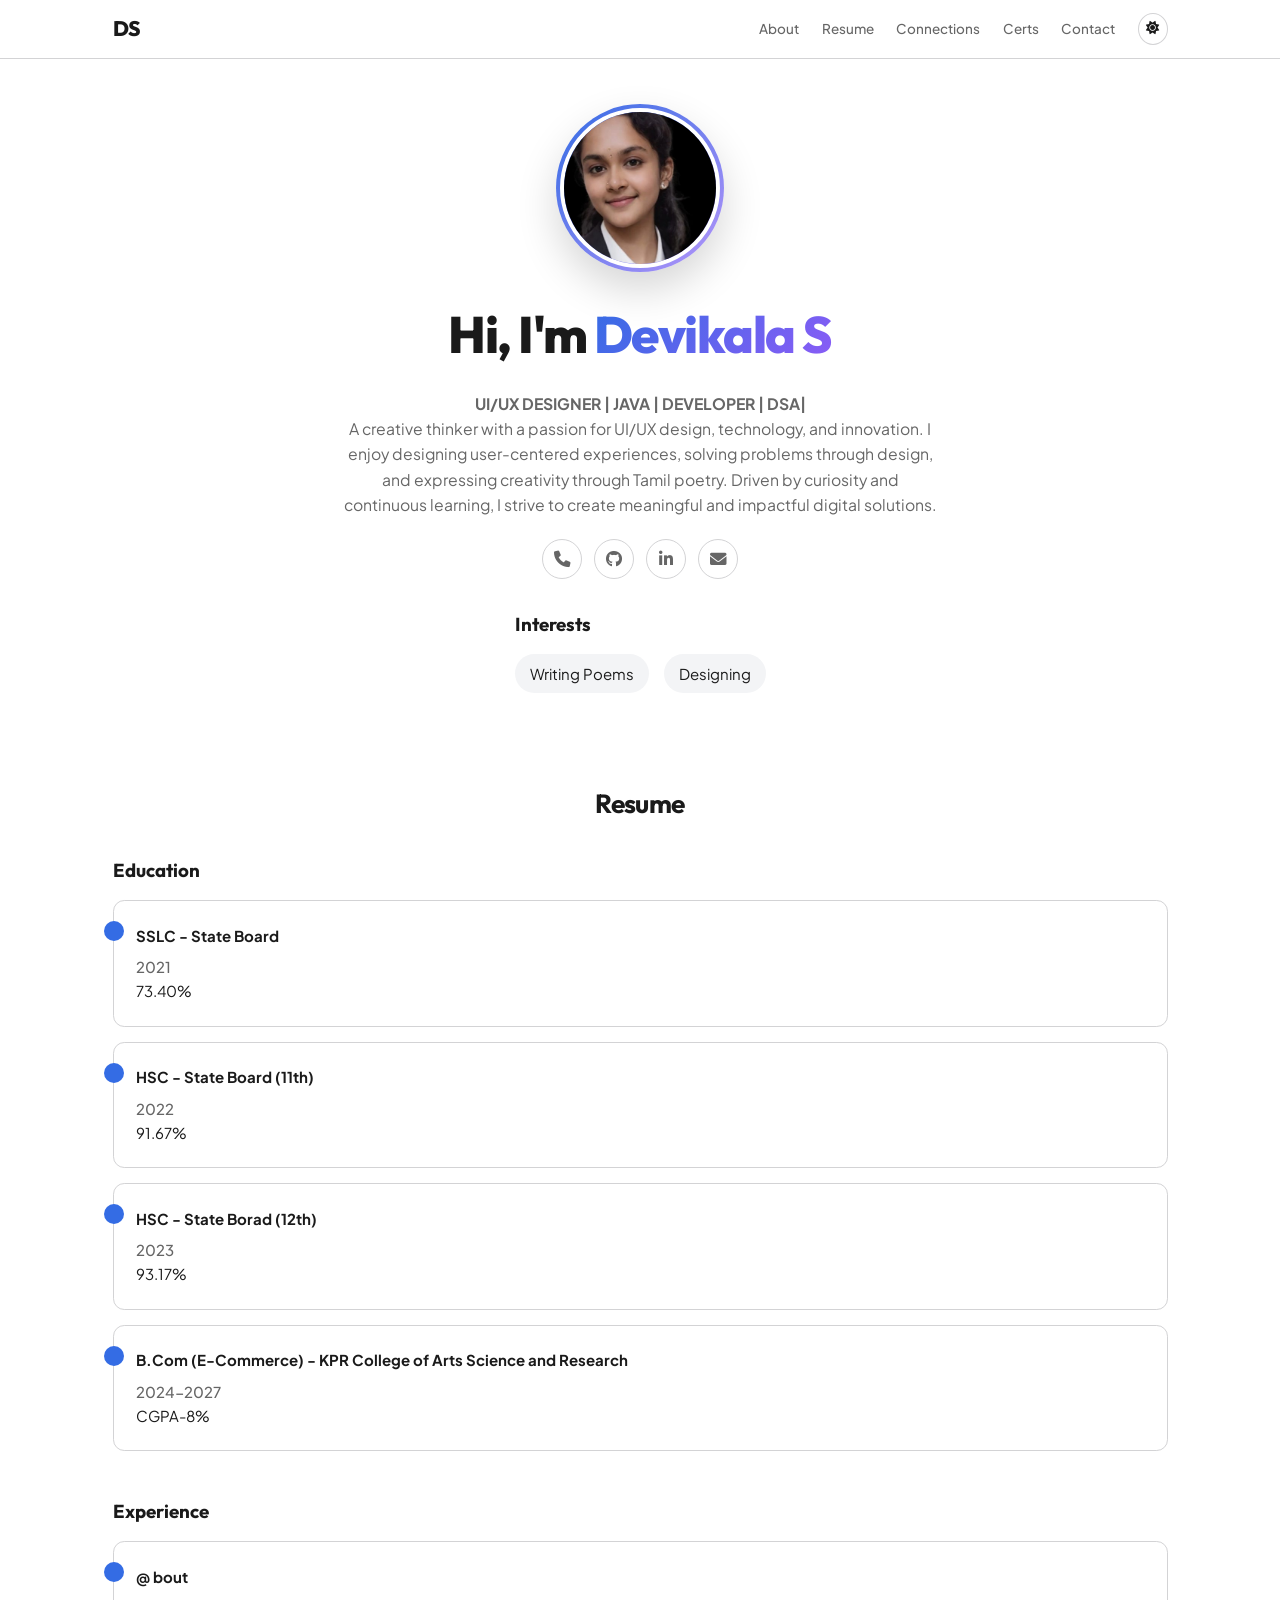
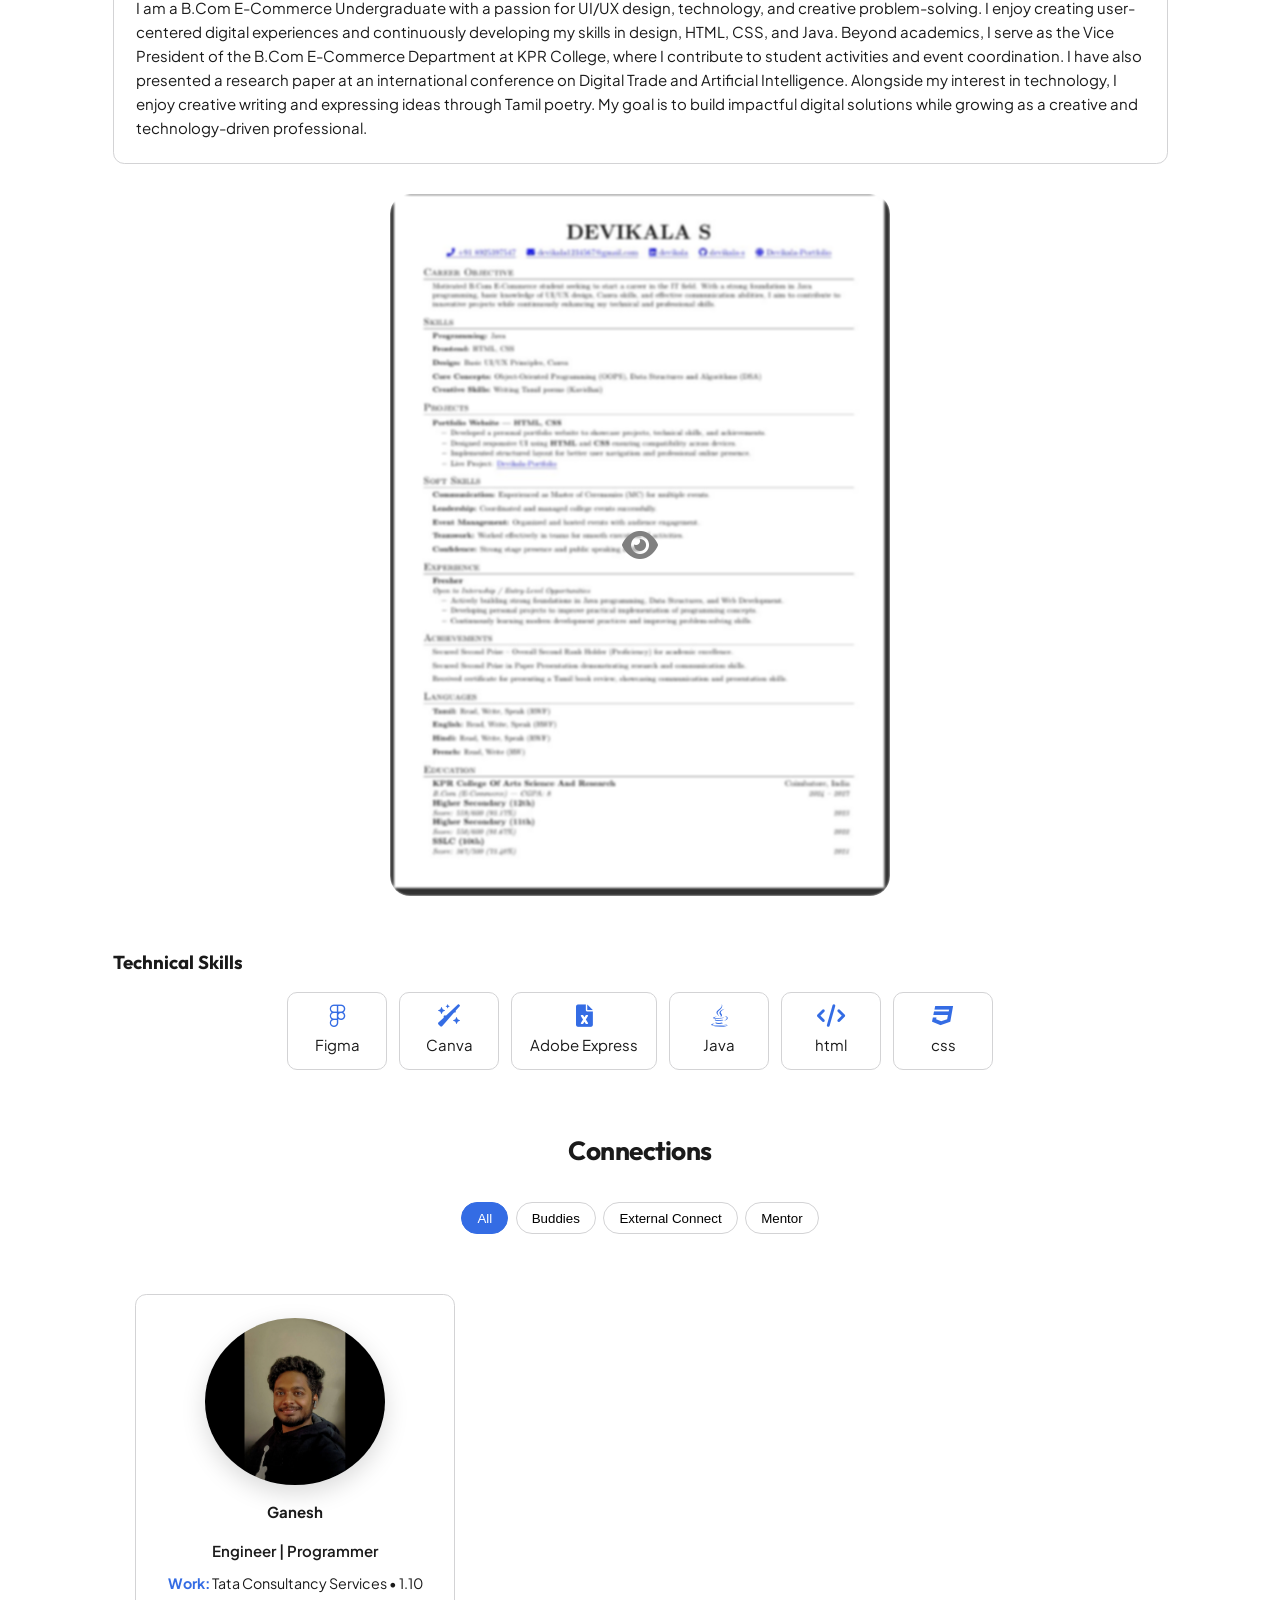
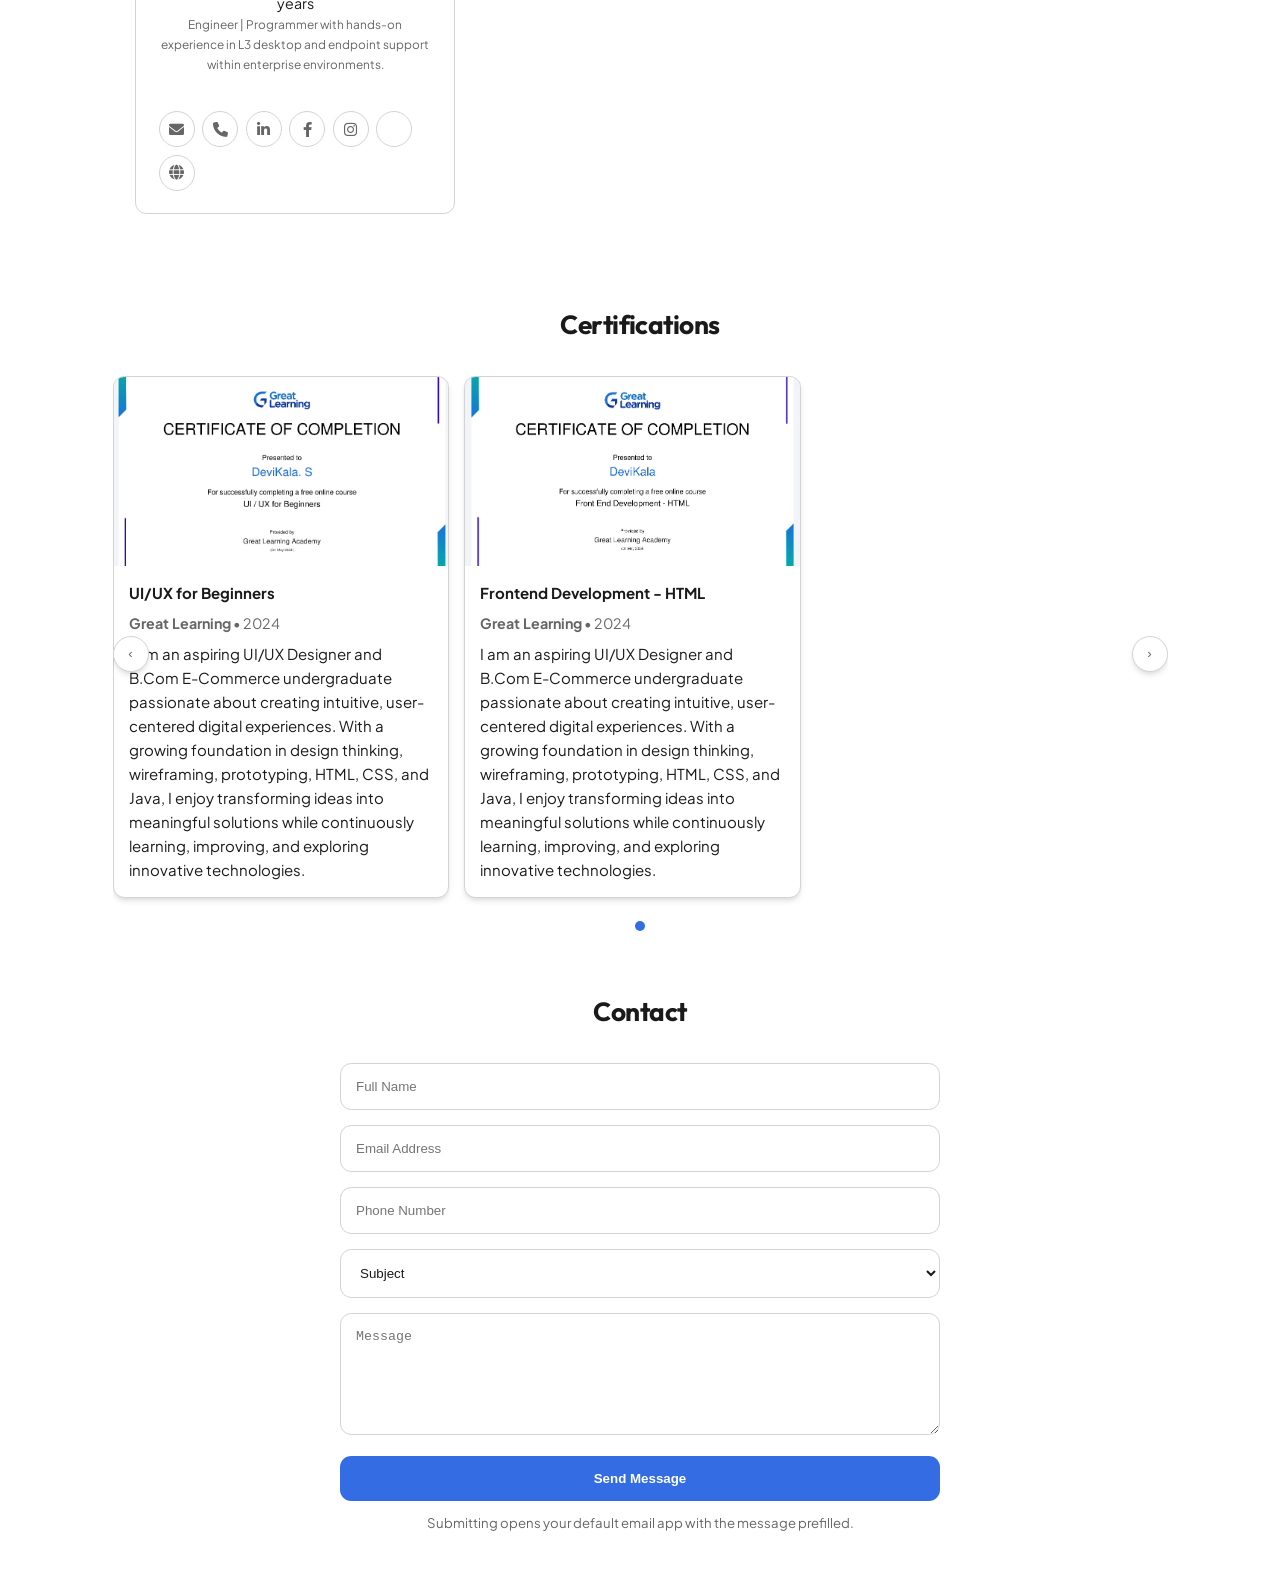
<file: index.html>
<!doctype html>
<html lang="en">
  <head>
    <meta charset="UTF-8" />
    <meta name="viewport" content="width=device-width, initial-scale=1.0" />
    <meta http-equiv="X-UA-Compatible" content="IE=edge" />
    <meta name="color-scheme" content="light dark" />
    <title>Devikala S | UI / UX Designer</title>
    <meta
      name="description"
      content="UI/UX Designer focused on creating simple, user-friendly, and visually appealing digital experiences."
    />
    <meta
      name="keywords"
      content="UI / UX Description, Canva, Figma, Adobe Express, Java, CSS, HTML, Resume, Certifications"
    />
    <meta name="author" content="Devikala S" />
    <meta name="robots" content="index, follow" />
    <!-- <link rel="icon" type="image/webp" href="assets/codeLogo.webp" /> -->

    <meta name="theme-color" content="#346ce4" />

    <!-- Fonts & Icons -->
    <link rel="preconnect" href="https://fonts.googleapis.com" />
    <link rel="preconnect" href="https://fonts.gstatic.com" crossorigin />
    <link
      href="https://fonts.googleapis.com/css2?family=Outfit:wght@300;400;500;600;700;800&family=Plus+Jakarta+Sans:wght@300;400;500;600;700&display=swap"
      rel="stylesheet"
    />
    <link
      rel="stylesheet"
      href="https://cdnjs.cloudflare.com/ajax/libs/font-awesome/6.0.0/css/all.min.css"
    />

    <!-- External CSS -->
    <link rel="stylesheet" href="CSS/style.css" />

    <!-- Preloads -->
    <link
      rel="preload"
      href="assets/codeLogo.webp"
      as="image"
      type="image/webp"
    />
    <link rel="preload" href="JS/script.js" as="script" />
  </head>
  <body>
    <header class="main-header">
  <nav class="navbar" aria-label="Main Navigation">
    <a href="#" class="logo" id="logo" aria-label="Back to top"> DS </a>

    <!-- ❌ REMOVED hamburger button -->

    <div class="nav-links" id="main-nav">
      <a href="#about"><i class="fas fa-user"></i>About</a>
      <a href="#resume"><i class="fas fa-file"></i>Resume</a>
      <a href="#connections"><i class="fas fa-users"></i>Connections</a>
      <a href="#certifications"><i class="fas fa-certificate"></i>Certs</a>
      <a href="#contact"><i class="fas fa-envelope"></i>Contact</a>

      <!-- OPTIONAL: keep or remove -->
      <button class="theme-toggle" aria-label="Toggle dark/light theme">
        <span class="theme-icon light-icon">
          <i class="fas fa-sun"></i>
        </span>
        <span class="theme-icon dark-icon">
          <i class="fas fa-moon"></i>
        </span>
      </button>
    </div>
  </nav>
</header>

    <main>
      <section id="about" class="hero-section about-section">
        <div class="hero-content" id="hero-content"></div>
        <ul id="hero-social" class="social-links"></ul>
        <div id="about-interests" class="about-interests"></div>
        <div id="about-contact" class="about-contact"></div>
      </section>

      <section id="resume" class="resume-section">
        <h2>Resume</h2>
        <div id="resume-pdf" class="resume-pdf"></div>
        <div id="resume-education" class="resume-subsection"></div>
        <div id="resume-experience" class="resume-subsection"></div>
        <div id="resume-technical-skills" class="resume-subsection">
          <h3>Technical Skills</h3>
          <div id="technical-skills-grid" class="skills-grid"></div>
        </div>
      </section>

      <section id="connections" class="connections-section">
        <h2>Connections</h2>
        <div id="connections-categories" class="category-tabs"></div>
        <div id="connections-grid" class="connections-grid">
          <div class="slider-container">
            <div class="connections-slider" id="connections-slider"></div>
            <div class="slider-controls">
              <button class="slider-btn prev-btn" aria-label="Previous slide">
                <i class="fas fa-chevron-left"></i>
              </button>
              <button class="slider-btn next-btn" aria-label="Next slide">
                <i class="fas fa-chevron-right"></i>
              </button>
            </div>
            <div class="slider-dots" id="slider-dots"></div>
          </div>
        </div>
      </section>

      <section id="certifications" class="certifications-section">
        <h2>Certifications</h2>
        <div id="certifications-grid" class="certifications-grid"></div>
      </section>

      <section id="contact" class="contact-section">
        <h2>Contact</h2>
        <form id="contact-form" class="contact-form">
          <input type="text" id="form-name" name="form-name" placeholder="Full Name" required />
          <input
            type="email"
            id="form-email"
            name="form-email"
            placeholder="Email Address"
            required
          />
          <input type="tel" id="form-phone" name="form-phone" placeholder="Phone Number" />
          <select id="form-subject" name="form-subject" required>
            <option value="">Subject</option>
            <option value="build-connection">Build Connection</option>
            <option value="job-offer">Job Offer</option>
            <option value="inquiry">Inquiry</option>
            <option value="feedback">Feedback</option>
            <option value="bug">Bug</option>
            <option value="other">Other</option>
          </select>
          <textarea
            id="form-message"
            name="form-message"
            placeholder="Message"
            rows="6"
            required
          ></textarea>
          <button type="submit" class="form-submit">Send Message</button>
          <p class="form-helper">Submitting opens your default email app with the message prefilled.</p>
        </form>
      </section>
    </main>

    <script src="JS/display.js" defer></script>
    <script src="JS/script.js" defer></script>
    <!-- Service Worker (disabled for local file:// testing) -->
    <!--
    <script>
      if ("serviceWorker" in navigator) {
        window.addEventListener("load", () => {
          navigator.serviceWorker.register("/sw.js");
        });
      }
    </script>
    -->
  </body>
</html>
</file>
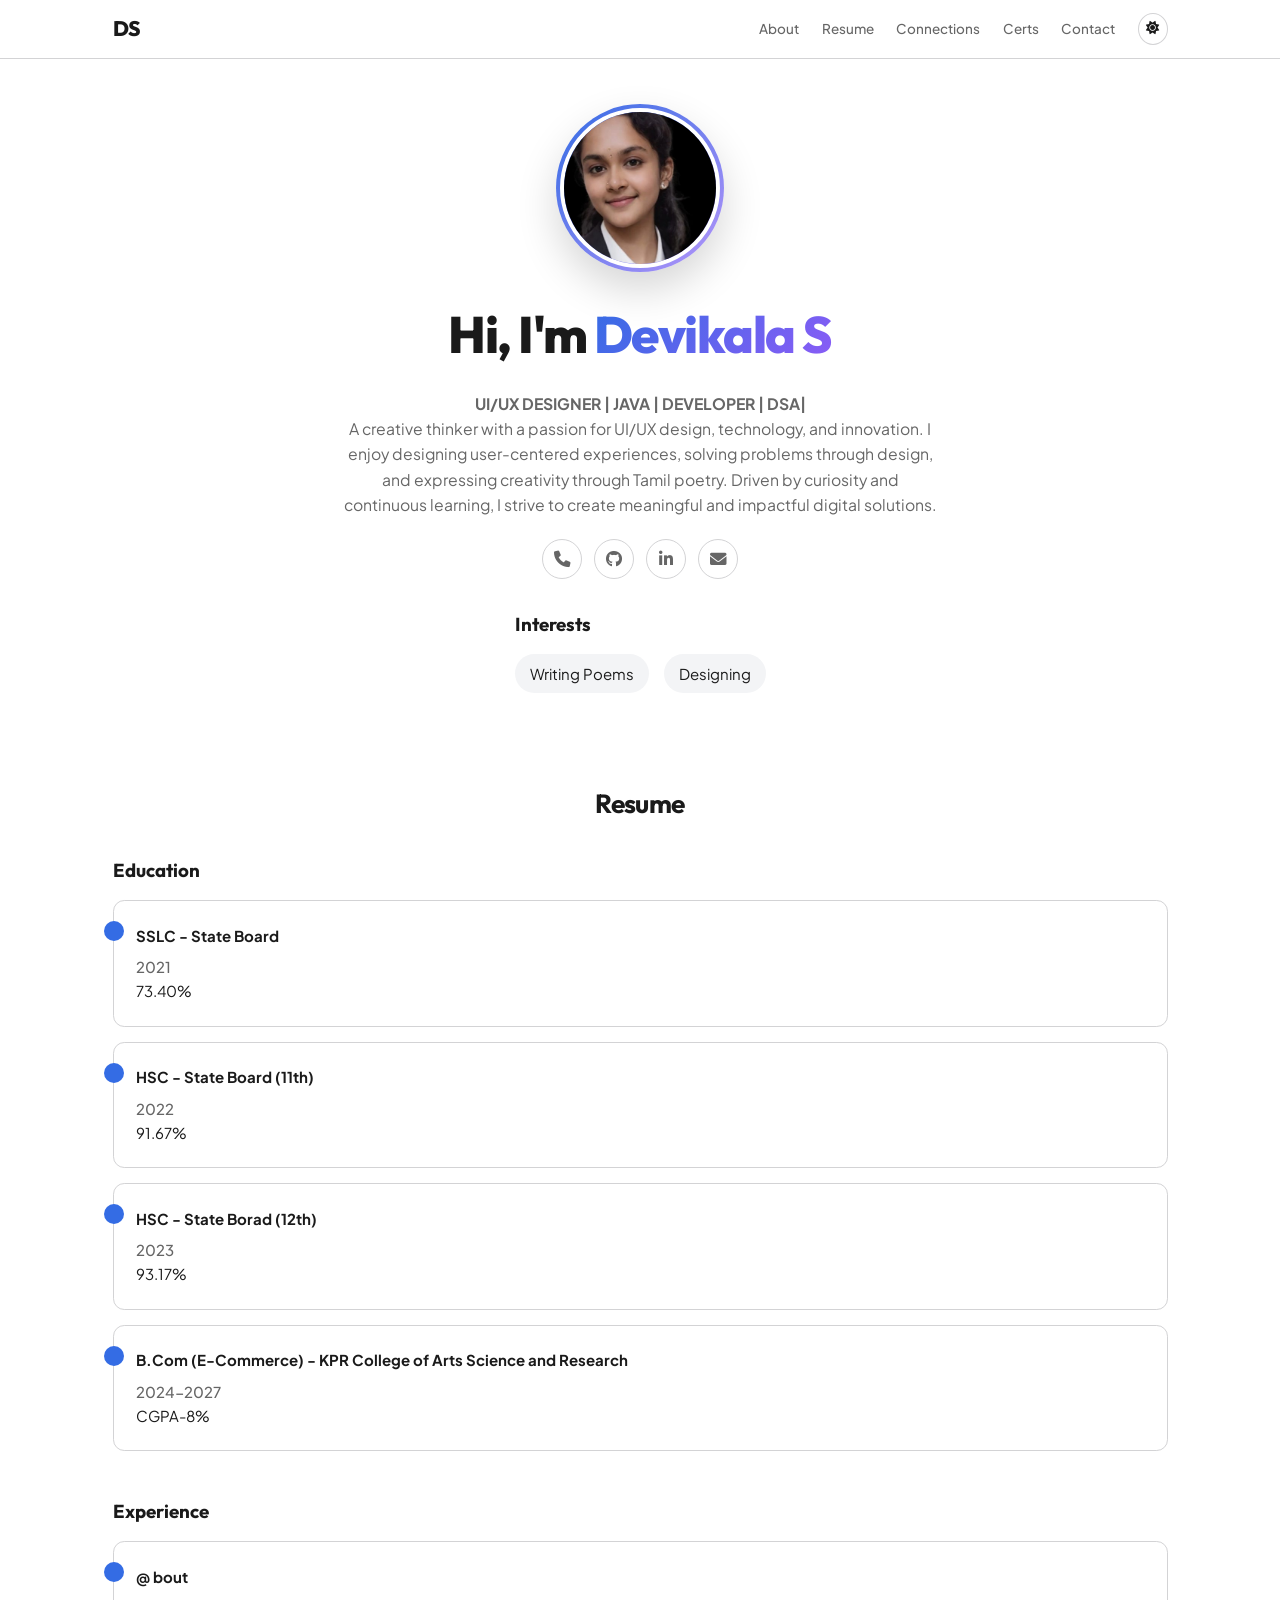
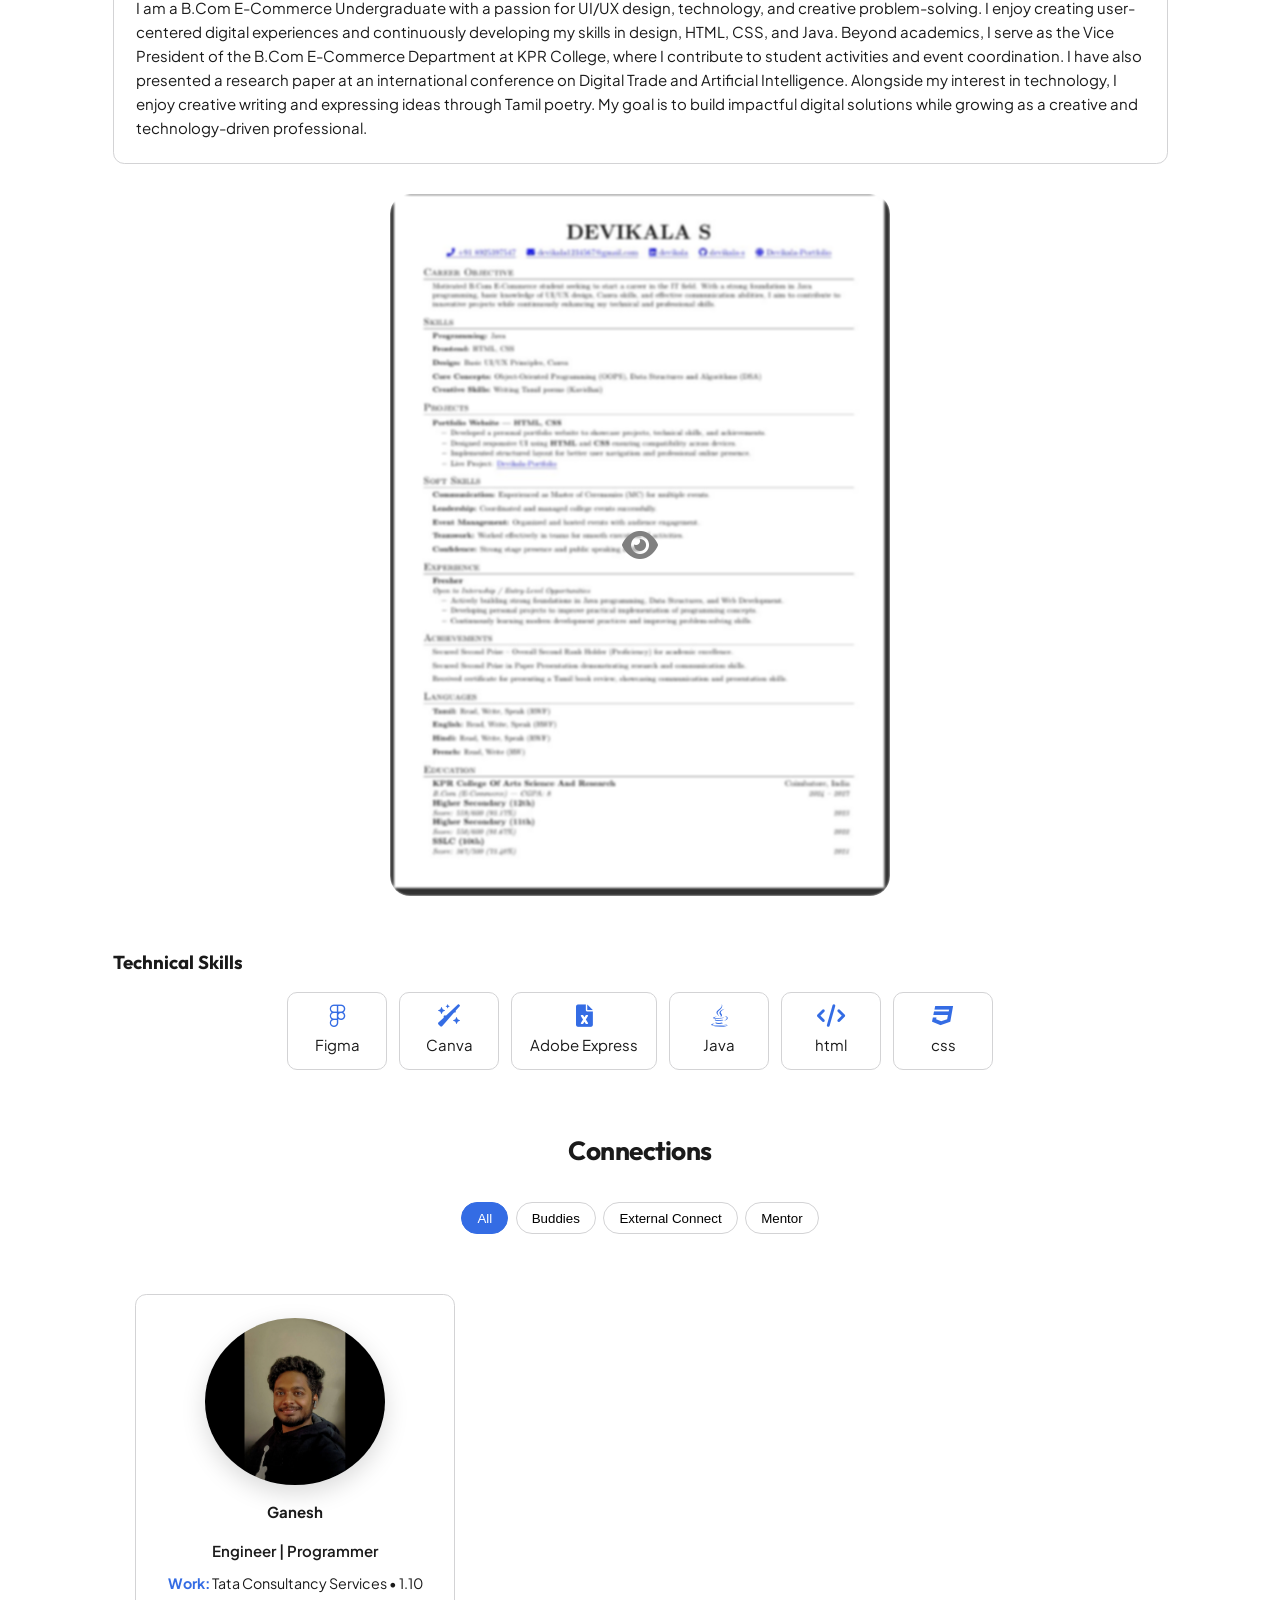
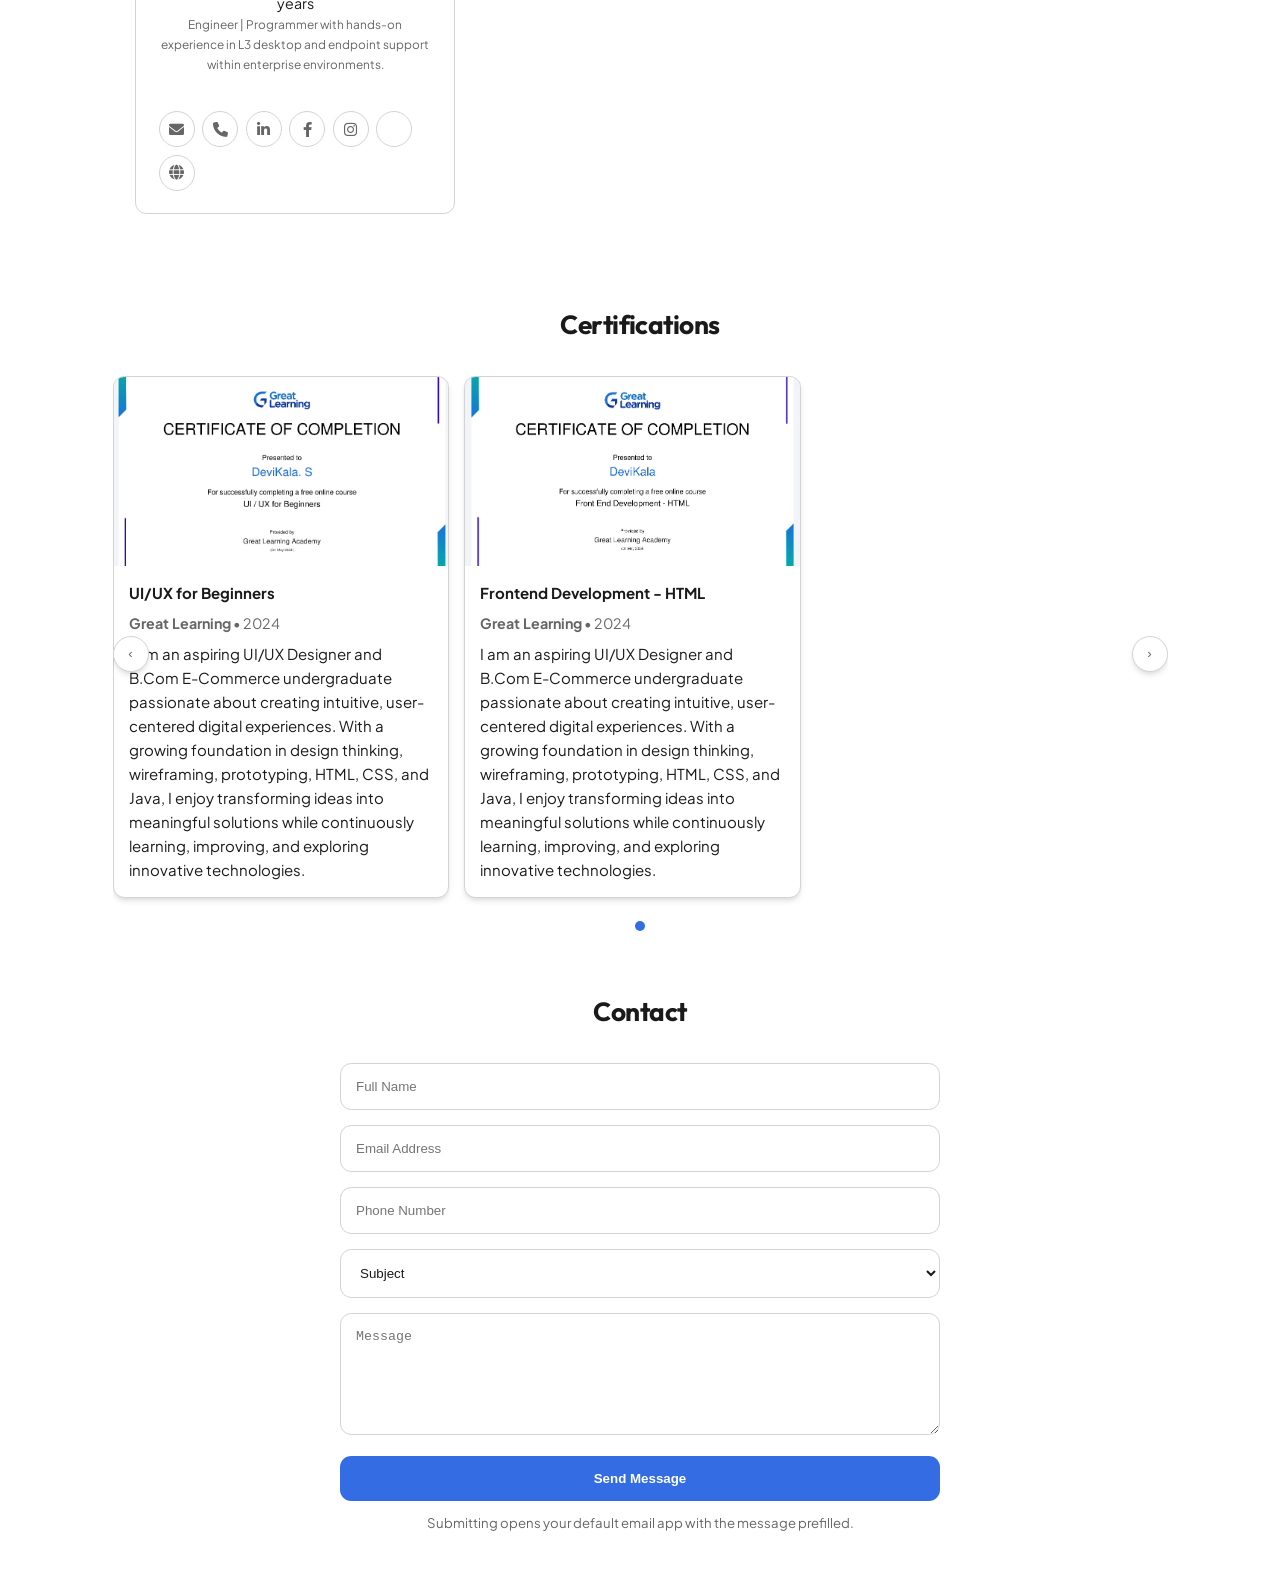
<file: editor.html>
<!doctype html>
<html lang="en">
  <head>
    <meta charset="UTF-8" />
    <meta name="viewport" content="width=device-width, initial-scale=1.0" />
    <meta http-equiv="X-UA-Compatible" content="IE=edge" />
    <meta name="color-scheme" content="light dark" />
    <title>Anuvarshini | Quality Engineer</title>
    <meta
      name="description"
      content="Quality Engineer portfolio with expertise in manual and automation testing."
    />
    <meta
      name="keywords"
      content="Quality Engineer, Selenium, Cucumber, Tosca, Jira, Testing, Automation, Resume, Certifications"
    />
    <meta name="author" content="Anuvarshini S K" />
    <meta name="robots" content="index, follow" />
    <!-- <link rel="icon" type="image/webp" href="assets/codeLogo.webp" /> -->

    <meta name="theme-color" content="#346ce4" />

    <!-- Fonts & Icons -->
    <link rel="preconnect" href="https://fonts.googleapis.com" />
    <link rel="preconnect" href="https://fonts.gstatic.com" crossorigin />
    <link
      href="https://fonts.googleapis.com/css2?family=Outfit:wght@300;400;500;600;700;800&family=Plus+Jakarta+Sans:wght@300;400;500;600;700&display=swap"
      rel="stylesheet"
    />
    <link
      rel="stylesheet"
      href="https://cdnjs.cloudflare.com/ajax/libs/font-awesome/6.0.0/css/all.min.css"
    />

    <!-- External CSS -->
    <link rel="stylesheet" href="CSS/style.css" />

    <!-- Preloads -->
    <link
      rel="preload"
      href="assets/codeLogo.webp"
      as="image"
      type="image/webp"
    />
    <link rel="preload" href="JS/script.js" as="script" />
  </head>
  <body class="editor-page">
    <div class="editor-toolbar">
      <div class="editor-toolbar__title">
        <strong>Portfolio Editor</strong>
        <span id="editor-status">Ready to edit</span>
      </div>
      <div class="editor-toolbar__actions">
        <button type="button" id="editor-reset" class="editor-toolbar__btn">
          Reset
        </button>
        <button type="button" id="editor-save" class="editor-toolbar__btn editor-toolbar__btn--primary">
          Save JSON
        </button>
      </div>
    </div>
    <header class="main-header">
  <nav class="navbar" aria-label="Main Navigation">
    <a href="#" class="logo" id="logo" aria-label="Back to top"> AS </a>

    <!-- ❌ REMOVED hamburger button -->

    <div class="nav-links" id="main-nav">
      <a href="#about"><i class="fas fa-user"></i>About</a>
      <a href="#resume"><i class="fas fa-file"></i>Resume</a>
      <a href="#connections"><i class="fas fa-users"></i>Connections</a>
      <a href="#certifications"><i class="fas fa-certificate"></i>Certs</a>
      <a href="#contact"><i class="fas fa-envelope"></i>Contact</a>

      <!-- OPTIONAL: keep or remove -->
      <button class="theme-toggle" aria-label="Toggle dark/light theme">
        <span class="theme-icon light-icon">
          <i class="fas fa-sun"></i>
        </span>
        <span class="theme-icon dark-icon">
          <i class="fas fa-moon"></i>
        </span>
      </button>
    </div>
  </nav>
</header>

    <main>
      <section id="about" class="hero-section about-section">
        <div class="hero-content" id="hero-content"></div>
        <ul id="hero-social" class="social-links"></ul>
        <div id="about-interests" class="about-interests"></div>
        <div id="about-contact" class="about-contact"></div>
      </section>

      <section id="resume" class="resume-section">
        <h2>Resume</h2>
        <div id="resume-pdf" class="resume-pdf"></div>
        <div id="resume-education" class="resume-subsection"></div>
        <div id="resume-experience" class="resume-subsection"></div>
        <div id="resume-technical-skills" class="resume-subsection">
          <h3>Technical Skills</h3>
          <div id="technical-skills-grid" class="skills-grid"></div>
        </div>
      </section>

      <section id="connections" class="connections-section">
        <h2>Connections</h2>
        <div id="connections-categories" class="category-tabs"></div>
        <div id="connections-grid" class="connections-grid">
          <div class="slider-container">
            <div class="connections-slider" id="connections-slider"></div>
            <div class="slider-controls">
              <button class="slider-btn prev-btn" aria-label="Previous slide">
                <i class="fas fa-chevron-left"></i>
              </button>
              <button class="slider-btn next-btn" aria-label="Next slide">
                <i class="fas fa-chevron-right"></i>
              </button>
            </div>
            <div class="slider-dots" id="slider-dots"></div>
          </div>
        </div>
      </section>

      <section id="certifications" class="certifications-section">
        <h2>Certifications</h2>
        <div id="certifications-grid" class="certifications-grid"></div>
      </section>

      <section id="contact" class="contact-section">
        <h2>Contact</h2>
        <form id="contact-form" class="contact-form">
          <input type="text" id="form-name" name="form-name" placeholder="Full Name" required />
          <input
            type="email"
            id="form-email"
            name="form-email"
            placeholder="Email Address"
            required
          />
          <input type="tel" id="form-phone" name="form-phone" placeholder="Phone Number" />
          <select id="form-subject" name="form-subject" required>
            <option value="">Subject</option>
            <option value="build-connection">Build Connection</option>
            <option value="job-offer">Job Offer</option>
            <option value="inquiry">Inquiry</option>
            <option value="feedback">Feedback</option>
            <option value="bug">Bug</option>
            <option value="other">Other</option>
          </select>
          <textarea
            id="form-message"
            name="form-message"
            placeholder="Message"
            rows="6"
            required
          ></textarea>
          <button type="submit" class="form-submit">Send Message</button>
          <p class="form-helper">Submitting opens your default email app with the message prefilled.</p>
        </form>
      </section>
    </main>

    <div id="editor-modal" class="editor-modal" hidden>
      <div class="editor-modal__backdrop" data-close-editor-modal></div>
      <div
        class="editor-modal__dialog"
        role="dialog"
        aria-modal="true"
        aria-labelledby="editor-modal-title"
      >
        <div class="editor-modal__header">
          <h2 id="editor-modal-title">Edit</h2>
          <button type="button" class="editor-icon-btn" data-close-editor-modal aria-label="Close editor">
            <i class="fas fa-times"></i>
          </button>
        </div>
        <form id="editor-form" class="editor-form"></form>
      </div>
    </div>

    <script src="JS/display.js" defer></script>
    <script src="JS/editor.js" defer></script>
    <script src="JS/script.js" defer></script>
    <!-- Service Worker (disabled for local file:// testing) -->
    <!--
    <script>
      if ("serviceWorker" in navigator) {
        window.addEventListener("load", () => {
          navigator.serviceWorker.register("/sw.js");
        });
      }
    </script>
    -->
    <script>
(function () {
    const isLoggedIn = localStorage.getItem("portfolioLoggedIn");

    if (isLoggedIn !== "true") {
        window.location.href = "index.html"; // or login.html
    }
})();
</script>
  </body>
</html>
</file>
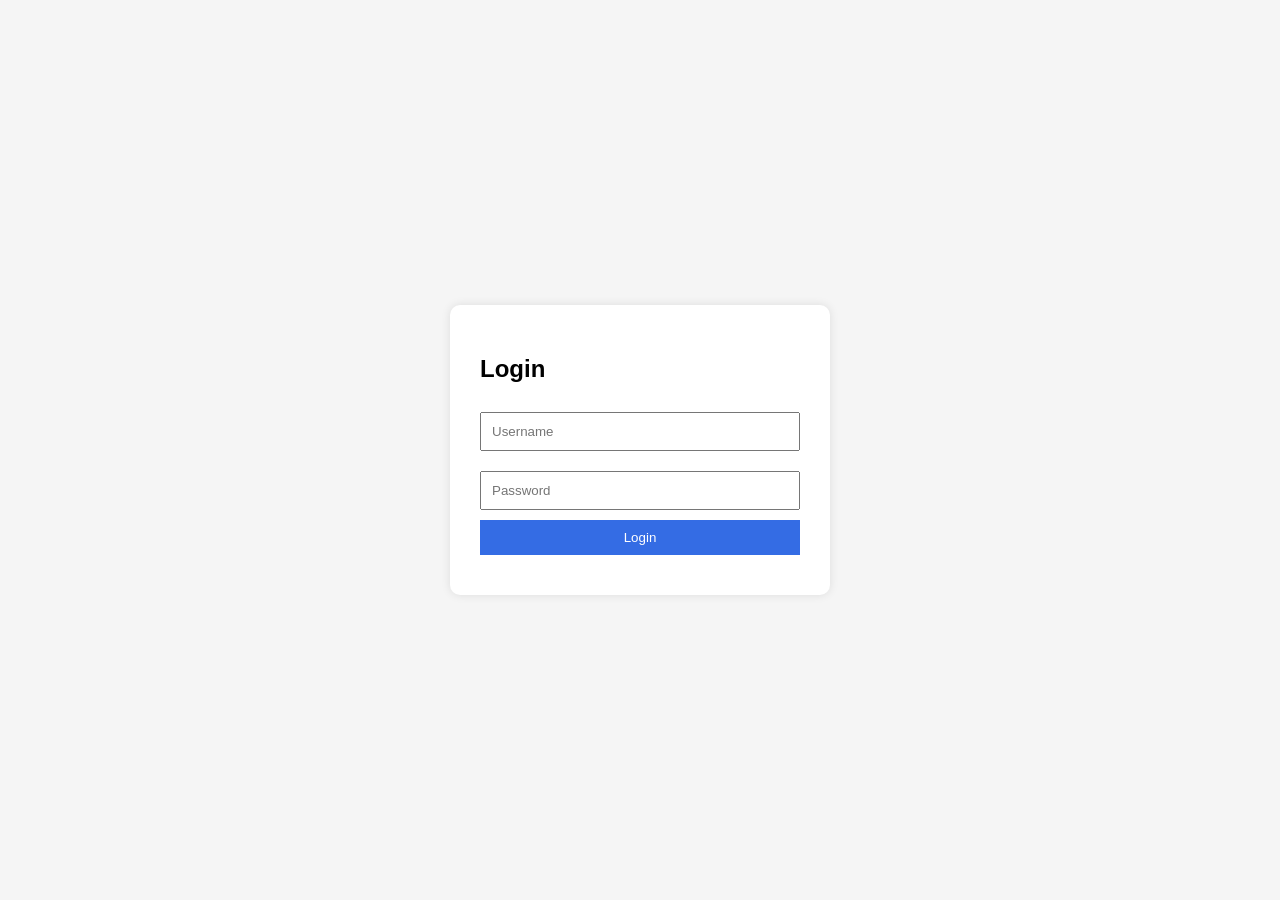
<file: login.html>
<!DOCTYPE html>
<html lang="en">
<head>
    <meta charset="UTF-8">
    <meta name="viewport" content="width=device-width, initial-scale=1.0">
    <title>Portfolio Login</title>

    <style>
        body{
            margin:0;
            height:100vh;
            display:flex;
            justify-content:center;
            align-items:center;
            font-family:Arial, sans-serif;
            background:#f5f5f5;
        }

        .login-box{
            background:white;
            padding:30px;
            border-radius:10px;
            width:320px;
            box-shadow:0 0 10px rgba(0,0,0,0.1);
        }

        input{
            width:100%;
            padding:10px;
            margin:10px 0;
            box-sizing:border-box;
        }

        button{
            width:100%;
            padding:10px;
            border:none;
            background:#346ce4;
            color:white;
            cursor:pointer;
        }

        .error{
            color:red;
            margin-top:10px;
        }
    </style>
</head>
<body>

<div class="login-box">
    <h2>Login</h2>

    <input type="text" id="username" placeholder="Username">

    <input type="password" id="password" placeholder="Password">

    <button onclick="login()">Login</button>

    <div id="error" class="error"></div>
</div>

<script>
    // Default credentials
    const DEFAULT_USERNAME = "admin";
    const DEFAULT_PASSWORD = "admin123";

    function login() {

        const username = document.getElementById("username").value.trim();
        const password = document.getElementById("password").value;

        if (
            username === DEFAULT_USERNAME &&
            password === DEFAULT_PASSWORD
        ) {

            localStorage.setItem("portfolioLoggedIn", "true");

            window.location.href = "editor.html"; // your protected page

        } else {

            document.getElementById("error").innerText =
                "Invalid username or password";

        }
    }

    // Auto redirect if already logged in
    if (localStorage.getItem("portfolioLoggedIn") === "true") {
        window.location.href = "editor.html";
    }
</script>

</body>
</html>
</file>
<file: CSS/style.css>
:root {
  /* Light Theme Variables */
  --background: #ffffff;
  --text: #1a1a1a;
  --text-secondary: #666666;
  --accent: #346ce4;
  --accent-glow: rgba(37, 99, 235, 0.15);
  --border: #d3d3d5;
  --card-bg: #ffffff;
  --header-bg: rgba(255, 255, 255, 0.8);
  --hover-bg: #f3f4f6;
  --hover-text: #111827;
  --shadow:
    0 4px 6px -1px rgba(0, 0, 0, 0.1), 0 2px 4px -1px rgba(0, 0, 0, 0.06);
  --shadow-hover:
    0 10px 15px -3px rgba(0, 0, 0, 0.1), 0 4px 6px -2px rgba(0, 0, 0, 0.05);
  --base-font-size: 15px;
  --container-padding: 1.5rem;
  --card-radius: 0.75rem;
  --transition: all 0.3s cubic-bezier(0.4, 0, 0.2, 1);
}

:root[data-theme="dark"] {
  --background: #050505;
  --text: #ffffff;
  --text-secondary: #a0a0a0;
  --accent-glow: rgba(255, 255, 255, 0.15);
  --border: #2d2c2c;
  --card-bg: #0f0f0f;
  --header-bg: rgba(5, 5, 5, 0.8);
  --hover-bg: #1a1a1a;
  --shadow: 0 4px 6px -1px rgba(255, 255, 255, 0.05);
  --shadow-hover: 0 10px 15px -3px rgba(255, 255, 255, 0.1);
}

/* Reset & Base */
*,
html {
  margin: 0;
  padding: 0;
  box-sizing: border-box;
}
html {
  font-size: var(--base-font-size);
  scroll-behavior: smooth;
}
body {
  background: var(--background);
  color: var(--text);
  font-family: "Plus Jakarta Sans", sans-serif;
  line-height: 1.6;
  transition:
    background-color 0.3s ease,
    color 0.3s ease;
  -webkit-font-smoothing: antialiased;
}
a {
  text-decoration: none;
  color: inherit;
  transition: var(--transition);
}
ul {
  list-style: none;
}
img {
  max-width: 100%;
  display: block;
}

/* Layout */
main {
  max-width: 1100px;
  margin: 0 auto;
  padding: 0 var(--container-padding);
}
section {
  margin-bottom: 4rem;
  scroll-margin-top: 80px;
}

/* Header/Nav */
.main-header {
  position: sticky;
  top: 0;
  z-index: 1000;
  background: var(--header-bg);
  backdrop-filter: blur(12px);
  border-bottom: 1px solid var(--border);
  transition: var(--transition);
}
.navbar {
  max-width: 1100px;
  margin: 0 auto;
  padding: 0.8rem var(--container-padding);
  display: flex;
  justify-content: space-between;
  align-items: center;
}
.logo {
  font-family: "Outfit", sans-serif;
  font-weight: 800;
  font-size: 1.4rem;
  letter-spacing: -0.02em;
  color: var(--text);
}
.nav-links {
  display: flex;
  gap: 1.5rem;
  align-items: center;
}
.nav-links a {
  font-weight: 500;
  font-size: 0.9rem;
  color: var(--text-secondary);
  position: relative;
}
.nav-links a:hover {
  color: var(--accent);
}
.nav-links a::after {
  content: "";
  position: absolute;
  width: 0;
  height: 2px;
  bottom: -4px;
  left: 0;
  background: var(--accent);
  transition: width 0.3s ease;
}
.nav-links a:hover::after {
  width: 100%;
}
.nav-links a i {
  display: none;
}
.theme-toggle,
.menu-btn {
  background: none;
  border: 1px solid var(--border);
  color: var(--text);
  padding: 0.5rem;
  border-radius: 50%;
  cursor: pointer;
  transition: var(--transition);
}

.theme-icon {
  display: block;
  transition: opacity 0.2s ease;
}

[data-theme="dark"] .light-icon {
  display: none !important;
  opacity: 0;
}

[data-theme="light"] .dark-icon {
  display: none !important;
  opacity: 0;
}
.theme-toggle:hover {
  background: var(--hover-bg);
  border-color: var(--accent);
}

/* Hero/About */
.hero-section {
  min-height: 60vh;
  display: flex;
  flex-direction: column;
  justify-content: center;
  align-items: center;
  text-align: center;
  padding-top: 3rem;
}
.hero-profile {
  width: clamp(120px, 20vw, 168px);
  aspect-ratio: 1 / 1;
  margin: 0 auto 1.5rem;
  border-radius: 50%;
  padding: 4px;
  background: linear-gradient(135deg, var(--accent), rgba(139, 92, 246, 0.65));
  box-shadow: 0 18px 40px rgba(0, 0, 0, 0.16);
}
.hero-profile img {
  width: 100%;
  height: 100%;
  object-fit: cover;
  border-radius: 50%;
  border: 4px solid var(--card-bg);
}
.hero-content h1 {
  font-family: "Outfit", sans-serif;
  font-size: clamp(2rem, 4vw, 3.5rem);
  font-weight: 800;
  margin-bottom: 1rem;
  letter-spacing: -0.03em;
}
.accent {
  background: linear-gradient(135deg, var(--accent) 0%, #8b5cf6 100%);
  -webkit-background-clip: text;
  -webkit-text-fill-color: transparent;
  background-clip: text;
}
.hero-description {
  font-size: 1.05rem;
  color: var(--text-secondary);
  max-width: 600px;
  margin: 0 auto 1.5rem;
}
.social-links {
  display: flex;
  gap: 0.8rem;
  justify-content: center;
  flex-wrap: wrap;
}
.social-links a {
  width: 40px;
  height: 40px;
  border-radius: 50%;
  background: var(--card-bg);
  border: 1px solid var(--border);
  display: flex;
  align-items: center;
  justify-content: center;
  font-size: 1.1rem;
  color: var(--text-secondary);
  transition: var(--transition);
}
.social-links a:hover {
  transform: translateY(-3px);
  color: var(--accent);
  border-color: var(--accent);
  box-shadow: var(--shadow-hover);
}
.about-interests,
.about-contact {
  margin-top: 2rem;
  text-align: left;
  max-width: 600px;
}
.about-interests ul {
  display: flex;
  flex-wrap: wrap;
  gap: 1rem;
}
.about-interests li {
  background: var(--hover-bg);
  padding: 0.5rem 1rem;
  border-radius: 20px;
}

/* Resume */
.resume-section .resume-subsection {
  margin-bottom: 3rem;
}
.timeline-item {
  background: var(--card-bg);
  border: 1px solid var(--border);
  padding: 1.5rem;
  border-radius: var(--card-radius);
  margin-bottom: 1rem;
  position: relative;
}
.timeline-item::before {
  content: "";
  position: absolute;
  left: -10px;
  top: 20px;
  width: 20px;
  height: 20px;
  background: var(--accent);
  border-radius: 50%;
}
.timeline-item h4 {
  margin-bottom: 0.5rem;
}
.timeline-item span {
  color: var(--text-secondary);
  font-weight: 500;
}
.resume-pdf {
  text-align: center;
  margin-bottom: 2rem;
}
.resume-preview-link {
  display: block;
  max-width: 350px;
  margin: 0 auto;
  transition: var(--transition);
}
.resume-preview-link img {
  width: 100%;
  height: 500px;
  object-fit: cover;
  border-radius: var(--card-radius);
  box-shadow: var(--shadow-hover);
  cursor: pointer;
}
.resume-preview-link:hover img {
  transform: scale(1.02);
  box-shadow: var(--shadow-hover);
}

/* Connections */
.category-tabs {
  display: flex;
  gap: 0.5rem;
  justify-content: center;
  margin-bottom: 2rem;
  flex-wrap: wrap;
}
.cat-tab {
  background: var(--card-bg);
  border: 1px solid var(--border);
  padding: 0.5rem 1rem;
  border-radius: 20px;
  cursor: pointer;
  transition: var(--transition);
}
.cat-tab.active,
.cat-tab:hover {
  background: var(--accent);
  color: white;
  border-color: var(--accent);
}
.connections-grid {
  max-width: 1100px;
  margin: 0 auto;
  padding: 1rem 0;
}

/* .category-slider-group {
  margin-bottom: 2rem;
} */

.slider-container {
  position: relative;
  width: 100%;
  overflow: hidden;
  border-radius: var(--card-radius);
  padding: 1rem 0;
}

.slider-controls {
  position: absolute;
  top: 50%;
  left: 10px;
  right: 10px;
  display: flex;
  justify-content: space-between;
  transform: translateY(-50%);
  pointer-events: none;
  z-index: 2;
}

.slider-btn {
  background: var(--card-bg);
  border: 1px solid var(--border);
  color: var(--text-secondary);
  width: 44px;
  height: 44px;
  border-radius: 50%;
  display: flex;
  align-items: center;
  justify-content: center;
  cursor: pointer;
  transition: var(--transition);
  pointer-events: all;
  box-shadow: var(--shadow);
}

.slider-btn:hover {
  background: var(--accent);
  color: white;
  border-color: var(--accent);
}

.slider-dots {
  position: absolute;
  bottom: 1rem;
  left: 50%;
  transform: translateX(-50%);
  display: flex;
  gap: 0.5rem;
  pointer-events: none;
  z-index: 2;
}

.dot {
  width: 10px;
  height: 10px;
  border-radius: 50%;
  background: var(--border);
  border: none;
  cursor: pointer;
  transition: var(--transition);
  pointer-events: all;
}

.dot.active,
.dot:hover {
  background: var(--accent);
}

.connections-slider {
  display: flex;
  gap: 1rem;
  transition: transform 0.5s cubic-bezier(0.25, 0.46, 0.45, 0.94);
  box-sizing: border-box;
  scroll-snap-type: x mandatory;
  scrollbar-width: none;
  -ms-overflow-style: none;
}

@media (max-width: 599px) {
  .connections-slider {
    padding: 0 20px;
    gap: 1rem;
  }
}

@media (min-width: 600px) {
  .connections-slider {
    padding: 0 1.5rem;
    gap: 1rem;
  }
}
.connections-slider::-webkit-scrollbar {
  display: none;
}

.slide-item {
  flex-shrink: 0;
  scroll-snap-align: start;
  min-height: 430px;
  display: flex;
  justify-content: center;
  align-items: flex-start;
}

@media (max-width: 599px) {
  .slide-item {
    flex: 0 0 calc(100vw - 40px);
    max-width: calc(100vw - 40px);
    width: calc(100vw - 40px);
    min-height: 500px;
  }
}

@media (min-width: 600px) {
  .slide-item {
    flex: 0 0 320px;
    max-width: 320px;
    width: 320px;
    min-height: 430px;
  }
}

.colleague-card {
  width: 100%;
  height: 100%;
  min-height: 420px;
  max-height: 520px;
  background: var(--card-bg);
  border: 1px solid var(--border);
  padding: 1.5rem;
  border-radius: var(--card-radius);
  display: flex;
  flex-direction: column;
  align-items: center;
  gap: 1rem;
  transition: var(--transition);
  text-align: center;
}

.colleague-card:hover {
  box-shadow: var(--shadow-hover);
  transform: translateY(-4px);
}
.colleague-img-container {
  width: 180px;
  aspect-ratio: 1 / 1;
  display: flex;
  align-items: center;
  justify-content: center;
  background: var(--hover-bg);
  border-radius: 50%;
  overflow: hidden;
  box-shadow: 0 8px 24px rgba(0, 0, 0, 0.15);
}

.colleague-img-container img {
  width: 100%;
  height: 100%;
  object-fit: cover;
  display: block;
}


/* Legacy mobile rule - overridden by viewport-based calc() for precise fitting */

.slider-btn {
  background: var(--card-bg);
  border: 1px solid var(--border);
  color: var(--text-secondary);
  width: 44px;
  height: 44px;
  border-radius: 50%;
  display: flex;
  align-items: center;
  justify-content: center;
  cursor: pointer;
  transition: var(--transition);
}

.slider-btn:hover {
  background: var(--accent);
  color: white;
  border-color: var(--accent);
}

.dot {
  width: 10px;
  height: 10px;
  border-radius: 50%;
  background: var(--border);
  border: none;
  cursor: pointer;
  transition: var(--transition);
}

.dot.active,
.dot:hover {
  background: var(--accent);
}

.colleague-card {
  width: 100%;
  background: var(--card-bg);
  border: 1px solid var(--border);
  padding: 1.5rem;
  border-radius: var(--card-radius);
  display: flex;
  flex-direction: column;
  align-items: center;
  gap: 1rem;
  min-height: 320px;
  transition: var(--transition);
  text-align: center;
}

.colleague-img-link {
  display: inline-block;
  width: 100%;
  height: 100%;
  color: inherit;
  text-decoration: none;
}

.colleague-card:hover {
  box-shadow: var(--shadow-hover);
  transform: translateY(-4px);
}
.colleague-img-container {
  width: 180px;
  height: 180px;
  display: flex;
  align-items: center;
  justify-content: center;
  background: var(--hover-bg);
  border-radius: 50%;
  overflow: hidden;
  box-shadow: 0 8px 24px rgba(0, 0, 0, 0.15);
}

.colleague-card img {
  width: 100%;
  height: 100%;
  object-fit: cover;
  display: block;
}
.colleague-card h4 {
  margin-bottom: 0.5rem;
}
.colleague-info {
  flex: none;
  display: flex;
  flex-direction: column;
  justify-content: center;
  gap: 0.5rem;
  width: 100%;
}

.colleague-info p {
  margin-bottom: 0.5rem;
}

.colleague-info .single-line {
  font-weight: 600;
  margin-bottom: 0.25rem;
  font-size: 1rem;
  color: var(--text);
}

.colleague-info .work-details {
  margin-bottom: 1rem;
  font-size: 0.95rem;
  line-height: 1.4;
}

.colleague-info .work-details strong {
  color: var(--accent);
}

.colleague-info .work-details small {
  color: var(--text-secondary);
}

.col-social {
  margin-top: 1rem;
  display: flex;
  gap: 0.5rem;
  flex-wrap: wrap;
}

.col-social a {
  width: 36px;
  height: 36px;
  border-radius: 50%;
  border: 1px solid var(--border);
  display: flex;
  align-items: center;
  justify-content: center;
  color: var(--text-secondary);
  transition: var(--transition);
}

.col-social a:hover {
  background: var(--accent);
  color: white;
  border-color: var(--accent);
}

/* Certifications */
.certifications-grid {
  display: grid;
  grid-template-columns: repeat(auto-fit, minmax(280px, 1fr));
  gap: 1.5rem;
}
.cert-slider-container {
  position: relative;
  width: 100%;
  overflow: hidden;
}
.certifications-slider {
  display: flex;
  gap: 1rem;
  transition: transform 0.5s ease;
  overflow-x: auto;
  scroll-snap-type: x mandatory;
  scroll-behavior: smooth;
  -webkit-overflow-scrolling: touch;
  padding-bottom: 0.5rem;
}
.certifications-slider::-webkit-scrollbar {
  display: none;
}
.certifications-slider .cert-card {
  scroll-snap-align: start;
  flex: 0 0 calc(100% / 1 - 1rem);
  max-width: calc(100% / 1 - 1rem);
}
@media (min-width: 600px) {
  .certifications-slider .cert-card {
    flex: 0 0 calc(50% - 1rem);
    max-width: calc(50% - 1rem);
  }
}
@media (min-width: 900px) {
  .certifications-slider .cert-card {
    flex: 0 0 calc(33.3333% - 1rem);
    max-width: calc(33.3333% - 1rem);
  }
}
.cert-slider-controls {
  position: absolute;
  top: 50%;
  left: 0;
  right: 0;
  display: flex;
  justify-content: space-between;
  align-items: center;
  pointer-events: none;
  transform: translateY(-50%);
}
.cert-slider-controls .slider-btn {
  pointer-events: all;
  background: var(--card-bg);
  border: 1px solid var(--border);
  width: 36px;
  max-width: 36px;
  height: 36px;
  border-radius: 999px;
}
.cert-slider-dots {
  margin-top: 1rem;
  display: flex;
  justify-content: center;
  gap: 0.5rem;
}
.cert-slider-dots .dot {
  width: 10px;
  height: 10px;
  border-radius: 50%;
  background: var(--border);
  border: none;
  transition: var(--transition);
}
.cert-slider-dots .dot.active,
.cert-slider-dots .dot:hover {
  background: var(--accent);
}
.cert-card {
  background: var(--card-bg);
  border: 1px solid var(--border);
  border-radius: var(--card-radius);
  overflow: hidden;
  box-shadow: var(--shadow);
  transition: var(--transition);
  display: flex;
  flex-direction: column;
}
.cert-card:hover {
  transform: translateY(-3px);
}
.cert-card-image-wrapper {
  width: 100%;
  aspect-ratio: 16 / 9;
  overflow: hidden;
  background: var(--muted-background);
  min-height: 180px;
}
.cert-card-image-wrapper img {
  width: 100%;
  height: 100%;
  object-fit: cover;
  display: block;
}
.cert-card-body {
  padding: 1rem;
  display: flex;
  flex-direction: column;
  gap: 0.5rem;
}
.cert-provider {
  color: var(--text-secondary);
  font-size: 0.95rem;
  margin: 0;
}

/* Contact Form */
.contact-form {
  max-width: 600px;
  margin: 0 auto;
}
.contact-form input,
.contact-form select,
.contact-form textarea {
  width: 100%;
  padding: 1rem;
  margin-bottom: 1rem;
  border: 1px solid var(--border);
  border-radius: var(--card-radius);
  background: var(--card-bg);
  color: var(--text);
  transition: var(--transition);
}
.contact-form input:focus,
.contact-form select:focus,
.contact-form textarea:focus {
  outline: none;
  border-color: var(--accent);
  box-shadow: 0 0 0 3px var(--accent-glow);
}
.form-submit {
  background: var(--accent);
  color: white;
  border: none;
  padding: 1rem 2rem;
  border-radius: var(--card-radius);
  font-weight: 600;
  cursor: pointer;
  width: 100%;
  transition: var(--transition);
}
.form-submit:hover {
  transform: translateY(-2px);
  box-shadow: var(--shadow-hover);
}
.form-helper {
  margin-top: 0.75rem;
  text-align: center;
  color: var(--text-secondary);
  font-size: 0.88rem;
}

/* Skills (reused) */
.skills-grid {
  display: flex;
  flex-wrap: wrap;
  gap: 0.8rem;
  justify-content: center;
}
.skill {
  background: var(--card-bg);
  border: 1px solid var(--border);
  padding: 0.8rem 1.2rem;
  border-radius: 10px;
  display: flex;
  flex-direction: column;
  align-items: center;
  gap: 0.4rem;
  min-width: 100px;
  transition: var(--transition);
}
.skill:hover {
  transform: translateY(-4px);
  border-color: var(--accent);
  box-shadow: var(--shadow-hover);
}
.skill i {
  font-size: 1.5rem;
  color: var(--accent);
}

/* Headings */
h2,
h3 {
  font-family: "Outfit", sans-serif;
}
h2 {
  font-size: 1.75rem;
  font-weight: 700;
  text-align: center;
  margin-bottom: 2rem;
  letter-spacing: -0.02em;
}
h3 {
  font-size: 1.25rem;
  margin-bottom: 1rem;
}

    @media (max-width: 768px) {

      /* ❌ Disable sticky header */
      .main-header {
        position: static;
        background: transparent;
        border-bottom: 0;
        backdrop-filter: none;
        padding: 0;
      }

      .navbar {
        padding: 0;
        min-height: 0;
      }

      .logo {
        display: none;
      }

      /* Hide hamburger */
      .menu-btn {
        display: none;
      }

      /* Bottom nav */
      .nav-links {
        position: fixed !important;
        top: auto !important;
        bottom: calc(12px + env(safe-area-inset-bottom, 0px));
        left: 50%;
        right: auto;
        transform: translateX(-50%);

        display: flex;
        justify-content: space-between;
        align-items: center;
        gap: 0.2rem;

        width: min(94vw, 560px);
        min-height: 56px;
        padding: 0.6rem 0.9rem;

        background: rgba(32, 32, 32, 0.95);
        backdrop-filter: blur(12px);

        border: 1px solid rgba(255, 255, 255, 0.08);
        border-radius: 14px;
        box-shadow: 0 14px 32px rgba(0, 0, 0, 0.28);
        z-index: 9999;
      }

      .nav-links a {
        display: inline-flex;
        align-items: center;
        justify-content: center;
        min-height: 34px;
        padding: 0 0.2rem;
        font-size: 0.68rem;
        font-weight: 500;
        color: rgba(255, 255, 255, 0.76);
        white-space: nowrap;
      }

      .nav-links a i {
        display: none;
      }

      .nav-links a.active,
      .nav-links a:hover {
        color: #f0c96a;
      }

      .nav-links a::after {
        display: none;
      }

      .theme-toggle {
        display: none;
      }

      body {
        padding-bottom: 88px;
      }

  .category-tabs {
    flex-direction: column;
    align-items: center;
  }

  .connections-grid {
    /* keep base layout as-is */
    margin: 0 auto;
  }

  .connections-slider {
    display: flex;
    flex-direction: row;
    gap: 1.5rem;
    padding: 0 0;
    overflow: visible;
    scroll-snap-type: x mandatory;
    touch-action: pan-y;
  }

  .slide-item {
    flex: 0 0 100%;
    max-width: none;
    min-width: 100%;
    flex-shrink: 0;
  }

  .slider-controls {
    left: 5px;
    right: 5px;
  }

  .colleague-img-container {
    width: 140px;
    height: 140px;
  }
}

/* Desktop - Hide hamburger button */
@media (min-width: 769px) {
  .menu-btn {
    display: none;
  }
}

/* Editor Page */
.editor-page {
  padding-top: 72px;
}

.editor-toolbar {
  position: fixed;
  top: 0;
  left: 0;
  right: 0;
  z-index: 2000;
  display: flex;
  align-items: center;
  justify-content: space-between;
  gap: 1rem;
  padding: 0.9rem 1.25rem;
  background: rgba(17, 17, 17, 0.9);
  border-bottom: 1px solid rgba(255, 255, 255, 0.08);
  backdrop-filter: blur(14px);
}

.editor-toolbar__title {
  display: flex;
  flex-direction: column;
  gap: 0.15rem;
  color: #fff;
}

.editor-toolbar__title strong {
  font-family: "Outfit", sans-serif;
  font-size: 1rem;
  font-weight: 700;
}

.editor-toolbar__title span {
  color: rgba(255, 255, 255, 0.72);
  font-size: 0.82rem;
}

.editor-toolbar__actions {
  display: flex;
  align-items: center;
  gap: 0.75rem;
}

.editor-toolbar__btn {
  border: 1px solid rgba(255, 255, 255, 0.12);
  background: rgba(255, 255, 255, 0.04);
  color: #fff;
  padding: 0.65rem 1rem;
  border-radius: 999px;
  font: inherit;
  cursor: pointer;
  transition: var(--transition);
}

.editor-toolbar__btn:hover {
  border-color: rgba(255, 255, 255, 0.28);
  transform: translateY(-1px);
}

.editor-toolbar__btn--primary {
  background: var(--accent);
  border-color: var(--accent);
}

.editor-editable {
  position: relative;
}

.editor-editable:hover {
  outline: 1px dashed color-mix(in srgb, var(--accent) 50%, transparent);
  outline-offset: 8px;
}

.editor-action-group {
  position: absolute;
  top: 0.85rem;
  right: 0.85rem;
  z-index: 20;
  display: flex;
  align-items: center;
  gap: 0.5rem;
}

.editor-action-group--section {
  top: 1rem;
  right: 1rem;
}

.editor-icon-btn {
  min-width: 78px;
  height: 36px;
  padding: 0 0.8rem;
  border: 1px solid rgba(255, 255, 255, 0.14);
  border-radius: 999px;
  background: rgba(17, 17, 17, 0.94);
  color: #fff;
  display: inline-flex;
  align-items: center;
  justify-content: center;
  gap: 0.45rem;
  cursor: pointer;
  transition: var(--transition);
  box-shadow: 0 10px 24px rgba(0, 0, 0, 0.22);
}

.editor-icon-btn:hover {
  transform: translateY(-1px);
  border-color: rgba(255, 255, 255, 0.32);
  background: rgba(17, 17, 17, 0.98);
}

.editor-icon-btn span {
  font-size: 0.82rem;
  font-weight: 600;
  line-height: 1;
  white-space: nowrap;
}

.editor-icon-btn--copy {
  min-width: 64px;
  height: 30px;
  padding: 0 0.65rem;
  font-size: 0.78rem;
}

.editor-icon-btn--danger {
  border-color: rgba(220, 38, 38, 0.36);
  color: #fecaca;
}

.editor-icon-btn--danger:hover {
  border-color: rgba(248, 113, 113, 0.65);
  background: rgba(80, 16, 16, 0.98);
}

.editor-page .editor-editable {
  position: relative;
}

.editor-page .hero-content .editor-action-group {
  top: -0.5rem;
  right: 50%;
  transform: translateX(50%);
}

.editor-page .social-links .editor-action-group,
.editor-page .skills-grid .editor-action-group,
.editor-page .timeline-item .editor-action-group,
.editor-page .colleague-card .editor-action-group,
.editor-page .cert-card .editor-action-group,
.editor-page #about-interests li .editor-action-group {
  top: -0.7rem;
  right: -0.25rem;
}

.editor-page .social-links .editor-action-group {
  top: -1.1rem;
  right: 50%;
  transform: translateX(50%);
  gap: 0.35rem;
}

.editor-page .social-links .editor-action-group--social {
  top: -0.95rem;
}

.editor-page .social-links .editor-icon-btn,
.editor-page .skills-grid .editor-icon-btn,
.editor-page .timeline-item .editor-icon-btn,
.editor-page .colleague-card .editor-icon-btn,
.editor-page .cert-card .editor-icon-btn,
.editor-page #about-interests li .editor-icon-btn {
  min-width: 32px;
  width: 32px;
  height: 32px;
  padding: 0;
  border-radius: 50%;
  font-size: 0.82rem;
}

.editor-page .social-links .editor-icon-btn--social {
  min-width: 30px;
  width: 30px;
  height: 30px;
}

.editor-page .social-links {
  gap: 1.3rem;
  padding-top: 1.9rem;
}

.editor-page .social-links > li {
  position: relative;
}

.editor-page .social-links .editor-icon-btn span,
.editor-page .skills-grid .editor-icon-btn span,
.editor-page .timeline-item .editor-icon-btn span,
.editor-page .colleague-card .editor-icon-btn span,
.editor-page .cert-card .editor-icon-btn span,
.editor-page #about-interests li .editor-icon-btn span {
  display: none;
}

.editor-page .social-links > li,
.editor-page .skill,
.editor-page .timeline-item,
.editor-page .colleague-card,
.editor-page .cert-card,
.editor-page #about-interests li {
  overflow: visible;
}

.editor-add-panel {
  width: 100%;
  min-height: 100%;
  border: 1px dashed color-mix(in srgb, var(--accent) 52%, var(--border));
  border-radius: var(--card-radius);
  background: color-mix(in srgb, var(--card-bg) 92%, transparent);
  color: var(--text);
  display: flex;
  flex-direction: column;
  align-items: center;
  justify-content: center;
  gap: 0.75rem;
  padding: 1.5rem;
  text-align: center;
  cursor: pointer;
  transition: var(--transition);
}

.editor-add-panel:hover {
  border-color: var(--accent);
  transform: translateY(-2px);
  box-shadow: var(--shadow-hover);
}

.editor-add-panel strong {
  font-family: "Outfit", sans-serif;
  font-size: 1.1rem;
}

.editor-add-panel span:last-child {
  color: var(--text-secondary);
  font-size: 0.92rem;
  line-height: 1.6;
}

.editor-add-panel__plus {
  width: 52px;
  height: 52px;
  border-radius: 50%;
  border: 1px solid color-mix(in srgb, var(--accent) 60%, transparent);
  display: inline-flex;
  align-items: center;
  justify-content: center;
  color: var(--accent);
  font-size: 1.1rem;
  background: color-mix(in srgb, var(--accent) 10%, transparent);
}

.editor-add-slide .editor-add-panel {
  min-height: 420px;
}

.editor-add-shortcut {
  width: 100%;
  margin-bottom: 1rem;
  padding: 1rem 1.1rem;
  border: 1px dashed color-mix(in srgb, var(--accent) 58%, var(--border));
  border-radius: 18px;
  background: color-mix(in srgb, var(--card-bg) 94%, transparent);
  display: flex;
  align-items: center;
  gap: 0.9rem;
  text-align: left;
  color: var(--text);
  cursor: pointer;
  transition: var(--transition);
}

.editor-add-shortcut:hover {
  transform: translateY(-2px);
  border-color: var(--accent);
  box-shadow: var(--shadow-hover);
}

.editor-add-shortcut__icon {
  width: 42px;
  height: 42px;
  border-radius: 50%;
  display: inline-flex;
  align-items: center;
  justify-content: center;
  color: var(--accent);
  background: color-mix(in srgb, var(--accent) 10%, transparent);
  border: 1px solid color-mix(in srgb, var(--accent) 42%, transparent);
  flex-shrink: 0;
}

.editor-add-shortcut__text {
  display: flex;
  flex-direction: column;
  gap: 0.15rem;
}

.editor-add-shortcut__text strong {
  font-family: "Outfit", sans-serif;
  font-size: 1rem;
}

.editor-add-shortcut__text small {
  color: var(--text-secondary);
  font-size: 0.86rem;
}

.editor-add-shortcut--inline {
  margin-top: 0.75rem;
}

.editor-add-shortcut--social {
  margin-bottom: 1.25rem;
}

.editor-priority-help h3 {
  margin: 0;
  font-size: 1rem;
}

.editor-priority-group {
  display: grid;
  gap: 0.55rem;
}

.editor-priority-group h4 {
  margin: 0;
  font-size: 0.95rem;
}

.editor-priority-item {
  display: flex;
  align-items: center;
  justify-content: space-between;
  gap: 0.75rem;
  padding: 0.65rem 0.75rem;
  border: 1px solid var(--border);
  border-radius: 14px;
  background: var(--background);
}

.editor-priority-item span {
  font-size: 0.9rem;
  color: var(--text);
  word-break: break-word;
}

.editor-modal[hidden] {
  display: none;
}

.editor-modal {
  position: fixed;
  inset: 0;
  z-index: 3000;
}

.editor-modal__backdrop {
  position: absolute;
  inset: 0;
  background: rgba(0, 0, 0, 0.58);
}

.editor-modal__dialog {
  position: relative;
  width: min(720px, calc(100vw - 2rem));
  max-height: calc(100vh - 3rem);
  margin: 1.5rem auto;
  overflow: auto;
  background: var(--card-bg);
  border: 1px solid var(--border);
  border-radius: 24px;
  box-shadow: 0 24px 60px rgba(0, 0, 0, 0.24);
}

.editor-modal__dialog--wide {
  width: min(1080px, calc(100vw - 2rem));
}

.editor-modal__header {
  position: sticky;
  top: 0;
  z-index: 2;
  display: flex;
  align-items: center;
  justify-content: space-between;
  gap: 1rem;
  padding: 1rem 1.25rem;
  background: color-mix(in srgb, var(--card-bg) 94%, transparent);
  border-bottom: 1px solid var(--border);
}

.editor-modal__header h2 {
  margin: 0;
  font-size: 1.2rem;
  text-align: left;
}

.editor-form {
  display: grid;
  gap: 1rem;
  padding: 1.25rem;
}

.editor-form__layout {
  display: grid;
  gap: 1rem;
}

.editor-form__layout--split {
  grid-template-columns: minmax(0, 1.3fr) minmax(280px, 0.9fr);
  align-items: start;
}

.editor-form__main {
  display: grid;
  gap: 1rem;
}

.editor-form__aside {
  position: sticky;
  top: 0;
  display: grid;
  gap: 0.9rem;
  padding: 1rem;
  border: 1px solid var(--border);
  border-radius: 18px;
  background: color-mix(in srgb, var(--card-bg) 94%, transparent);
}

.editor-field {
  display: grid;
  gap: 0.45rem;
}

.editor-field label {
  font-size: 0.92rem;
  font-weight: 600;
}

.editor-field input,
.editor-field textarea,
.editor-field select {
  width: 100%;
  padding: 0.9rem 1rem;
  border: 1px solid var(--border);
  border-radius: 14px;
  background: var(--background);
  color: var(--text);
  font: inherit;
}

.editor-field textarea {
  min-height: 120px;
  resize: vertical;
}

.editor-form__actions {
  display: flex;
  justify-content: space-between;
  gap: 0.75rem;
  padding-top: 0.5rem;
}

.editor-form__actions-right {
  display: flex;
  gap: 0.75rem;
}

.editor-danger-btn,
.editor-secondary-btn,
.editor-primary-btn {
  border-radius: 999px;
  padding: 0.75rem 1rem;
  border: 1px solid var(--border);
  background: transparent;
  color: var(--text);
  font: inherit;
  cursor: pointer;
  transition: var(--transition);
}

.editor-primary-btn {
  background: var(--accent);
  border-color: var(--accent);
  color: #fff;
}

.editor-danger-btn {
  border-color: #dc2626;
  color: #dc2626;
}

.editor-helper {
  font-size: 0.84rem;
  color: var(--text-secondary);
}

.editor-choice-actions {
  display: flex;
  flex-wrap: wrap;
  gap: 0.75rem;
  justify-content: flex-end;
}

@media (max-width: 768px) {
  .editor-page {
    padding-top: 132px;
  }

  .editor-toolbar {
    flex-direction: column;
    align-items: stretch;
  }

  .editor-toolbar__actions {
    justify-content: flex-end;
  }

  .editor-action-group,
  .editor-action-group--section {
    top: 0.65rem;
    right: 0.65rem;
  }

  .editor-form__actions {
    flex-direction: column;
  }

  .editor-form__actions-right {
    justify-content: stretch;
  }

  .editor-form__layout--split {
    grid-template-columns: 1fr;
  }

  .editor-form__aside {
    position: static;
  }
}
</file>
